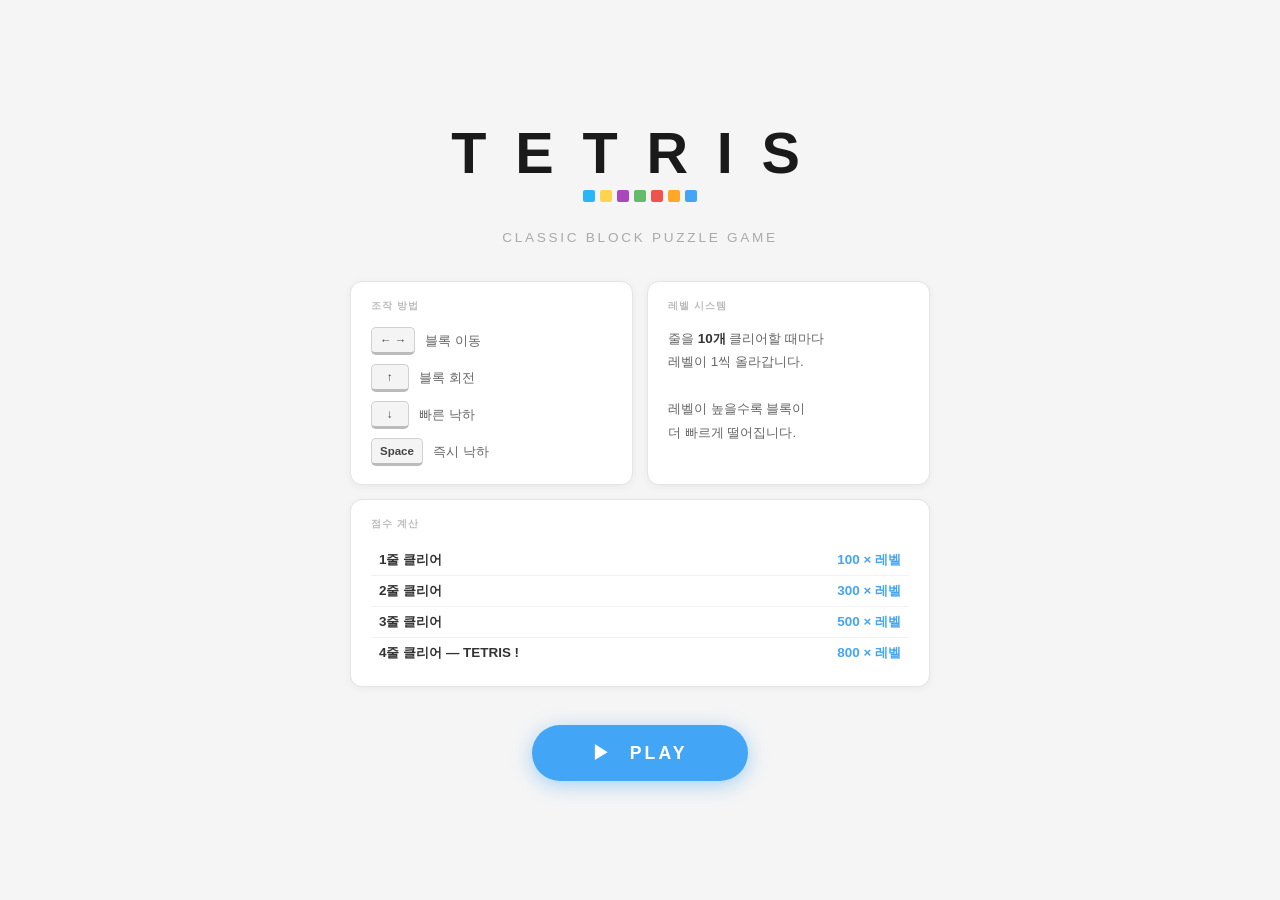
<file: tetris/index.html>
<!DOCTYPE html>
<html lang="ko">
<head>
  <meta charset="UTF-8">
  <meta name="viewport" content="width=device-width, initial-scale=1.0">
  <title>TETRIS</title>
  <style>
    * { margin: 0; padding: 0; box-sizing: border-box; }

    body {
      background: #f5f5f5;
      font-family: 'Segoe UI', Arial, sans-serif;
      color: #333;
      min-height: 100vh;
    }

    /* ── LANDING ──────────────────────────────────────── */
    #landing {
      display: flex;
      flex-direction: column;
      align-items: center;
      justify-content: center;
      min-height: 100vh;
      padding: 40px 20px;
    }

    .l-title {
      font-size: 3.6rem;
      font-weight: 900;
      letter-spacing: 0.5em;
      color: #1a1a1a;
      margin-bottom: 4px;
    }

    .l-blocks {
      display: flex;
      gap: 5px;
      margin-bottom: 28px;
    }

    .l-blocks span {
      display: inline-block;
      width: 12px;
      height: 12px;
      border-radius: 2px;
    }

    .l-subtitle {
      font-size: 0.85rem;
      color: #aaa;
      letter-spacing: 0.2em;
      margin-bottom: 36px;
    }

    .info-grid {
      display: grid;
      grid-template-columns: 1fr 1fr;
      gap: 14px;
      max-width: 580px;
      width: 100%;
      margin-bottom: 38px;
    }

    .info-card {
      background: #fff;
      border: 1px solid #e4e4e4;
      border-radius: 12px;
      padding: 18px 20px;
      box-shadow: 0 2px 8px rgba(0,0,0,0.05);
    }

    .info-card.wide { grid-column: 1 / -1; }

    .info-card h3 {
      font-size: 0.6rem;
      font-weight: 700;
      letter-spacing: 0.12em;
      color: #bbb;
      text-transform: uppercase;
      margin-bottom: 14px;
    }

    .ctrl-row {
      display: flex;
      align-items: center;
      gap: 10px;
      margin-bottom: 9px;
    }
    .ctrl-row:last-child { margin-bottom: 0; }

    .key {
      display: inline-flex;
      align-items: center;
      justify-content: center;
      min-width: 38px;
      height: 28px;
      padding: 0 8px;
      background: #f4f4f4;
      border: 1px solid #d0d0d0;
      border-bottom: 3px solid #bbb;
      border-radius: 5px;
      font-size: 0.72rem;
      font-weight: 700;
      color: #444;
      white-space: nowrap;
    }

    .key-desc { font-size: 0.82rem; color: #666; }

    .score-table {
      width: 100%;
      border-collapse: collapse;
      font-size: 0.84rem;
    }
    .score-table td {
      padding: 6px 8px;
      border-bottom: 1px solid #f2f2f2;
      color: #666;
    }
    .score-table tr:last-child td { border-bottom: none; }
    .score-table td:first-child { font-weight: 600; color: #333; }
    .score-table td:last-child {
      text-align: right;
      color: #42a5f5;
      font-weight: 700;
    }

    .lv-desc {
      font-size: 0.84rem;
      color: #666;
      line-height: 1.75;
    }
    .lv-desc strong { color: #333; }

    #play-btn {
      padding: 16px 60px;
      background: #42a5f5;
      color: #fff;
      border: none;
      border-radius: 50px;
      font-size: 1.1rem;
      font-weight: 800;
      letter-spacing: 0.18em;
      cursor: pointer;
      box-shadow: 0 4px 20px rgba(66,165,245,0.45);
      transition: transform 0.12s, background 0.15s, box-shadow 0.15s;
    }
    #play-btn:hover {
      background: #1e88e5;
      box-shadow: 0 6px 26px rgba(66,165,245,0.5);
      transform: translateY(-2px);
    }
    #play-btn:active { transform: translateY(0); background: #1565c0; }

    /* ── GAME ─────────────────────────────────────────── */
    #game {
      display: none;
      flex-direction: column;
      align-items: center;
      justify-content: center;
      min-height: 100vh;
      padding: 20px;
    }

    #game h1 {
      font-size: 2.2rem;
      font-weight: 800;
      letter-spacing: 0.4em;
      color: #1a1a1a;
      margin-bottom: 18px;
    }

    #game-container {
      display: flex;
      gap: 14px;
      align-items: flex-start;
    }

    #board {
      background: #fff;
      border: 1px solid #ddd;
      box-shadow: 0 4px 16px rgba(0,0,0,0.1);
      display: block;
    }

    #side-panel {
      width: 140px;
      display: flex;
      flex-direction: column;
      gap: 10px;
    }

    .panel-box {
      background: #fff;
      border: 1px solid #ddd;
      border-radius: 8px;
      padding: 10px 12px;
      box-shadow: 0 2px 6px rgba(0,0,0,0.05);
    }

    .panel-label {
      font-size: 0.6rem;
      font-weight: 700;
      letter-spacing: 0.12em;
      color: #aaa;
      text-transform: uppercase;
      margin-bottom: 4px;
    }

    .panel-value {
      font-size: 1.5rem;
      font-weight: 700;
      color: #1a1a1a;
    }

    #next-canvas { display: block; margin: 4px auto 0; }

    .btn-row { display: flex; gap: 8px; }

    #start-btn {
      flex: 1;
      padding: 11px 6px;
      background: #42a5f5;
      color: #fff;
      border: none;
      border-radius: 8px;
      font-size: 0.82rem;
      font-weight: 700;
      cursor: pointer;
      transition: background 0.15s;
      box-shadow: 0 2px 6px rgba(66,165,245,0.4);
    }
    #start-btn:hover { background: #1e88e5; }

    #mute-btn {
      padding: 11px 10px;
      background: #f5f5f5;
      border: 1px solid #ddd;
      border-radius: 8px;
      font-size: 1rem;
      cursor: pointer;
      line-height: 1;
      transition: background 0.15s;
    }
    #mute-btn:hover { background: #ebebeb; }

    #controls-hint {
      margin-top: 14px;
      font-size: 0.72rem;
      color: #bbb;
      text-align: center;
      line-height: 1.85;
    }
  </style>
</head>
<body>

<!-- ════════════════════ LANDING ════════════════════════ -->
<div id="landing">
  <div class="l-title">TETRIS</div>
  <div class="l-blocks">
    <span style="background:#29b6f6"></span>
    <span style="background:#ffd54f"></span>
    <span style="background:#ab47bc"></span>
    <span style="background:#66bb6a"></span>
    <span style="background:#ef5350"></span>
    <span style="background:#ffa726"></span>
    <span style="background:#42a5f5"></span>
  </div>
  <div class="l-subtitle">CLASSIC BLOCK PUZZLE GAME</div>

  <div class="info-grid">
    <div class="info-card">
      <h3>조작 방법</h3>
      <div class="ctrl-row">
        <span class="key">← →</span>
        <span class="key-desc">블록 이동</span>
      </div>
      <div class="ctrl-row">
        <span class="key">↑</span>
        <span class="key-desc">블록 회전</span>
      </div>
      <div class="ctrl-row">
        <span class="key">↓</span>
        <span class="key-desc">빠른 낙하</span>
      </div>
      <div class="ctrl-row">
        <span class="key">Space</span>
        <span class="key-desc">즉시 낙하</span>
      </div>
    </div>

    <div class="info-card">
      <h3>레벨 시스템</h3>
      <div class="lv-desc">
        줄을 <strong>10개</strong> 클리어할 때마다<br>
        레벨이 1씩 올라갑니다.<br><br>
        레벨이 높을수록 블록이<br>
        더 빠르게 떨어집니다.
      </div>
    </div>

    <div class="info-card wide">
      <h3>점수 계산</h3>
      <table class="score-table">
        <tr><td>1줄 클리어</td><td>100 × 레벨</td></tr>
        <tr><td>2줄 클리어</td><td>300 × 레벨</td></tr>
        <tr><td>3줄 클리어</td><td>500 × 레벨</td></tr>
        <tr><td>4줄 클리어 — TETRIS !</td><td>800 × 레벨</td></tr>
      </table>
    </div>
  </div>

  <button id="play-btn">▶&nbsp;&nbsp;PLAY</button>
</div>

<!-- ════════════════════ GAME ════════════════════════════ -->
<div id="game">
  <h1>TETRIS</h1>
  <div id="game-container">
    <canvas id="board" width="300" height="600"></canvas>
    <div id="side-panel">
      <div class="panel-box">
        <div class="panel-label">Next</div>
        <canvas id="next-canvas" width="116" height="86"></canvas>
      </div>
      <div class="panel-box">
        <div class="panel-label">Score</div>
        <div class="panel-value" id="score">0</div>
      </div>
      <div class="panel-box">
        <div class="panel-label">Level</div>
        <div class="panel-value" id="level">1</div>
      </div>
      <div class="panel-box">
        <div class="panel-label">Lines</div>
        <div class="panel-value" id="lines">0</div>
      </div>
      <div class="btn-row">
        <button id="start-btn">시작</button>
        <button id="mute-btn" title="음소거">🔊</button>
      </div>
    </div>
  </div>
  <div id="controls-hint">
    ← → 이동 &nbsp;·&nbsp; ↑ 회전<br>
    ↓ 빠른 낙하 &nbsp;·&nbsp; Space 즉시 낙하
  </div>
</div>

<script>
  // ════ BGM — Korobeiniki (Tetris Theme A) ════════════════

  const BPM  = 150;
  const BEAT = 60 / BPM; // seconds per quarter note

  const FREQ = {
    R: 0,
    E4:329.63, F4:349.23, G4:392.00, A4:440.00, B4:493.88,
    C5:523.25, D5:587.33, E5:659.25, F5:698.46, G5:783.99,
    A5:880.00, B5:987.77, C6:1046.50,
  };

  // [note, beats]  1 beat = quarter note
  const MELODY = [
    // ── Section A, phrase 1 ──
    ['E5',1],  ['B4',0.5],['C5',0.5],['D5',1],  ['C5',0.5],['B4',0.5],  // bar 1
    ['A4',1],  ['A4',0.5],['C5',0.5],['E5',1],  ['D5',0.5],['C5',0.5],  // bar 2
    ['B4',1.5],['C5',0.5],['D5',1],  ['E5',1],                           // bar 3
    ['C5',1],  ['A4',1],  ['A4',2],                                       // bar 4
    // ── Section A, phrase 2 ──
    ['R',0.5], ['D5',0.5],['F5',1],  ['A5',1],  ['G5',0.5],['F5',0.5],  // bar 5
    ['E5',1.5],['C5',0.5],['E5',1],  ['D5',0.5],['C5',0.5],             // bar 6
    ['B4',1],  ['B4',0.5],['C5',0.5],['D5',1],  ['E5',1],               // bar 7
    ['C5',1],  ['A4',1],  ['A4',2],                                       // bar 8
    // ── Section B ──
    ['E4',2],  ['C5',2],                                                  // bar 9
    ['D5',2],  ['B4',2],                                                  // bar 10
    ['C5',2],  ['A4',2],                                                  // bar 11
    ['A4',2],  ['R',2],                                                   // bar 12
    ['E4',2],  ['C5',2],                                                  // bar 13
    ['D5',2],  ['B4',2],                                                  // bar 14
    ['C5',1],  ['E5',1],  ['A5',2],                                       // bar 15
    ['R',1],   ['A5',0.5],['B5',0.5],['C6',1],  ['R',1],                // bar 16
    // ── Section A, final (mirrors phrase 2) ──
    ['R',0.5], ['D5',0.5],['F5',1],  ['A5',1],  ['G5',0.5],['F5',0.5],  // bar 17
    ['E5',1.5],['C5',0.5],['E5',1],  ['D5',0.5],['C5',0.5],             // bar 18
    ['B4',1],  ['B4',0.5],['C5',0.5],['D5',1],  ['E5',1],               // bar 19
    ['C5',1],  ['A4',1],  ['A4',2],                                       // bar 20
  ];

  let audioCtx   = null;
  let gainNode   = null;
  let muted      = false;
  let bgmTimer   = null;

  function initAudio() {
    if (audioCtx) return;
    audioCtx = new (window.AudioContext || window.webkitAudioContext)();
    gainNode = audioCtx.createGain();
    gainNode.gain.value = 0.08;
    gainNode.connect(audioCtx.destination);
  }

  function scheduleBGM() {
    if (!audioCtx) return;
    const t0 = audioCtx.currentTime + 0.05;
    let t = t0;

    for (const [note, beats] of MELODY) {
      const dur = beats * BEAT;
      if (note !== 'R' && FREQ[note]) {
        const osc = audioCtx.createOscillator();
        osc.type = 'square';
        osc.frequency.value = FREQ[note];
        osc.connect(gainNode);
        osc.start(t);
        osc.stop(t + dur * 0.85); // slight gap between notes for articulation
      }
      t += dur;
    }

    const loopMs = (t - t0) * 1000;
    bgmTimer = setTimeout(scheduleBGM, loopMs - 120); // reschedule 120ms early
  }

  function startBGM() {
    stopBGM();
    if (gainNode && !muted) gainNode.gain.setValueAtTime(0.08, audioCtx.currentTime);
    scheduleBGM();
  }

  function stopBGM() {
    clearTimeout(bgmTimer);
    bgmTimer = null;
    if (gainNode) gainNode.gain.setValueAtTime(0, audioCtx.currentTime);
  }

  function toggleMute() {
    muted = !muted;
    if (gainNode) gainNode.gain.setValueAtTime(muted ? 0 : 0.08, audioCtx.currentTime);
    document.getElementById('mute-btn').textContent = muted ? '🔇' : '🔊';
  }

  // ════ GAME CONSTANTS ════════════════════════════════════

  const COLS = 10, ROWS = 20, BS = 30;

  const COLORS = {
    I:'#29b6f6', O:'#ffd54f', T:'#ab47bc',
    S:'#66bb6a', Z:'#ef5350', L:'#ffa726', J:'#42a5f5',
  };

  const SHAPES = {
    I:[[0,0,0,0],[1,1,1,1],[0,0,0,0],[0,0,0,0]],
    O:[[1,1],[1,1]],
    T:[[0,1,0],[1,1,1],[0,0,0]],
    S:[[0,1,1],[1,1,0],[0,0,0]],
    Z:[[1,1,0],[0,1,1],[0,0,0]],
    L:[[0,0,1],[1,1,1],[0,0,0]],
    J:[[1,0,0],[1,1,1],[0,0,0]],
  };

  const PIECE_KEYS   = Object.keys(SHAPES);
  const SCORE_TABLE  = [0, 100, 300, 500, 800];

  const boardCanvas  = document.getElementById('board');
  const ctx          = boardCanvas.getContext('2d');
  const nextCanvas   = document.getElementById('next-canvas');
  const nCtx         = nextCanvas.getContext('2d');

  let board, current, next;
  let score, level, lines;
  let loopId, running;

  // ════ HELPERS ════════════════════════════════════════════

  function mkBoard() {
    return Array.from({ length: ROWS }, () => Array(COLS).fill(null));
  }

  function mkPiece() {
    const k = PIECE_KEYS[Math.floor(Math.random() * PIECE_KEYS.length)];
    const shape = SHAPES[k].map(r => [...r]);
    return { shape, color: COLORS[k], x: Math.floor((COLS - shape[0].length) / 2), y: 0 };
  }

  function rotate90(shape) {
    const R = shape.length, C = shape[0].length;
    const out = Array.from({ length: C }, () => Array(R).fill(0));
    for (let r = 0; r < R; r++)
      for (let c = 0; c < C; c++)
        out[c][R - 1 - r] = shape[r][c];
    return out;
  }

  function valid(shape, ox, oy) {
    for (let r = 0; r < shape.length; r++)
      for (let c = 0; c < shape[r].length; c++) {
        if (!shape[r][c]) continue;
        const nx = ox + c, ny = oy + r;
        if (nx < 0 || nx >= COLS || ny >= ROWS) return false;
        if (ny >= 0 && board[ny][nx]) return false;
      }
    return true;
  }

  // ════ GAME LOGIC ═════════════════════════════════════════

  function place() {
    for (let r = 0; r < current.shape.length; r++)
      for (let c = 0; c < current.shape[r].length; c++) {
        if (!current.shape[r][c]) continue;
        const ny = current.y + r;
        if (ny < 0) { endGame(); return; }
        board[ny][current.x + c] = current.color;
      }
    sweep();
    current = next;
    next    = mkPiece();
    if (!valid(current.shape, current.x, current.y)) endGame();
  }

  function sweep() {
    const cleared = board.filter(row => row.every(c => c !== null)).length;
    if (!cleared) return;

    board = board.filter(row => row.some(c => c === null));
    while (board.length < ROWS) board.unshift(Array(COLS).fill(null));

    score += SCORE_TABLE[Math.min(cleared, 4)] * level;
    lines += cleared;
    level  = Math.floor(lines / 10) + 1;

    document.getElementById('score').textContent = score;
    document.getElementById('level').textContent = level;
    document.getElementById('lines').textContent = lines;

    clearInterval(loopId);
    loopId = setInterval(tick, speed());
  }

  function speed() { return Math.max(80, 800 - (level - 1) * 70); }

  function tick() {
    if (!running) return;
    if (valid(current.shape, current.x, current.y + 1)) current.y++;
    else place();
    render();
  }

  function hardDrop() {
    while (valid(current.shape, current.x, current.y + 1)) current.y++;
    place();
    render();
  }

  function startGame() {
    board  = mkBoard();
    score  = 0; level = 1; lines = 0; running = true;
    document.getElementById('score').textContent = '0';
    document.getElementById('level').textContent = '1';
    document.getElementById('lines').textContent = '0';
    document.getElementById('start-btn').textContent = '재시작';
    clearInterval(loopId);
    next    = mkPiece();
    current = mkPiece();
    loopId  = setInterval(tick, speed());
    startBGM();
    render();
  }

  function endGame() {
    running = false;
    clearInterval(loopId);
    stopBGM();
    renderGameOver();
  }

  // ════ RENDERING ══════════════════════════════════════════

  function drawCell(cx, x, y, color, size) {
    cx.fillStyle = color;
    cx.fillRect(x * size + 1, y * size + 1, size - 2, size - 2);
    cx.fillStyle = 'rgba(255,255,255,0.28)';
    cx.fillRect(x * size + 2, y * size + 2, size - 4, 5);
    cx.fillStyle = 'rgba(0,0,0,0.08)';
    cx.fillRect(x * size + 1, y * size + size - 4, size - 2, 3);
  }

  function renderBoard() {
    ctx.clearRect(0, 0, boardCanvas.width, boardCanvas.height);
    ctx.strokeStyle = '#f0f0f0';
    ctx.lineWidth = 0.5;
    for (let r = 0; r <= ROWS; r++) {
      ctx.beginPath(); ctx.moveTo(0, r * BS); ctx.lineTo(COLS * BS, r * BS); ctx.stroke();
    }
    for (let c = 0; c <= COLS; c++) {
      ctx.beginPath(); ctx.moveTo(c * BS, 0); ctx.lineTo(c * BS, ROWS * BS); ctx.stroke();
    }
    for (let r = 0; r < ROWS; r++)
      for (let c = 0; c < COLS; c++)
        if (board[r][c]) drawCell(ctx, c, r, board[r][c], BS);
  }

  function renderGhost() {
    let gy = current.y;
    while (valid(current.shape, current.x, gy + 1)) gy++;
    if (gy === current.y) return;
    for (let r = 0; r < current.shape.length; r++)
      for (let c = 0; c < current.shape[r].length; c++) {
        if (!current.shape[r][c]) continue;
        ctx.fillStyle = 'rgba(0,0,0,0.07)';
        ctx.fillRect((current.x + c) * BS + 1, (gy + r) * BS + 1, BS - 2, BS - 2);
        ctx.strokeStyle = 'rgba(0,0,0,0.15)';
        ctx.lineWidth = 1;
        ctx.strokeRect((current.x + c) * BS + 1, (gy + r) * BS + 1, BS - 2, BS - 2);
      }
  }

  function renderCurrent() {
    for (let r = 0; r < current.shape.length; r++)
      for (let c = 0; c < current.shape[r].length; c++)
        if (current.shape[r][c])
          drawCell(ctx, current.x + c, current.y + r, current.color, BS);
  }

  function renderNext() {
    nCtx.clearRect(0, 0, nextCanvas.width, nextCanvas.height);
    const s = next.shape, cs = 22;
    const ox = Math.floor((nextCanvas.width  / cs - s[0].length) / 2);
    const oy = Math.floor((nextCanvas.height / cs - s.length)    / 2);
    for (let r = 0; r < s.length; r++)
      for (let c = 0; c < s[r].length; c++)
        if (s[r][c]) drawCell(nCtx, ox + c, oy + r, next.color, cs);
  }

  function renderGameOver() {
    ctx.fillStyle = 'rgba(0,0,0,0.6)';
    ctx.fillRect(0, 0, boardCanvas.width, boardCanvas.height);
    ctx.textAlign = 'center';
    ctx.fillStyle = '#fff';
    ctx.font = 'bold 26px Segoe UI, sans-serif';
    ctx.fillText('GAME OVER', boardCanvas.width / 2, boardCanvas.height / 2 - 18);
    ctx.font = '15px Segoe UI, sans-serif';
    ctx.fillStyle = '#ddd';
    ctx.fillText('Score: ' + score, boardCanvas.width / 2, boardCanvas.height / 2 + 14);
    ctx.fillText('시작 버튼으로 재도전!', boardCanvas.width / 2, boardCanvas.height / 2 + 38);
  }

  function render() {
    renderBoard();
    if (running) { renderGhost(); renderCurrent(); }
    renderNext();
  }

  // ════ INPUT ══════════════════════════════════════════════

  document.addEventListener('keydown', e => {
    if (!running) return;
    switch (e.key) {
      case 'ArrowLeft':
        e.preventDefault();
        if (valid(current.shape, current.x - 1, current.y)) { current.x--; render(); }
        break;
      case 'ArrowRight':
        e.preventDefault();
        if (valid(current.shape, current.x + 1, current.y)) { current.x++; render(); }
        break;
      case 'ArrowUp': {
        e.preventDefault();
        const rot = rotate90(current.shape);
        if (valid(rot, current.x, current.y)) { current.shape = rot; render(); }
        break;
      }
      case 'ArrowDown':
        e.preventDefault();
        if (valid(current.shape, current.x, current.y + 1)) { current.y++; render(); }
        break;
      case ' ':
        e.preventDefault();
        hardDrop();
        break;
    }
  });

  // ════ PAGE TRANSITION ════════════════════════════════════

  document.getElementById('play-btn').addEventListener('click', () => {
    initAudio();
    document.getElementById('landing').style.display = 'none';
    document.getElementById('game').style.display    = 'flex';
    board   = mkBoard();
    next    = mkPiece();
    current = mkPiece();
    render();
  });

  document.getElementById('start-btn').addEventListener('click', startGame);
  document.getElementById('mute-btn').addEventListener('click', toggleMute);

  // Pre-init game state (prevents null errors if render is called early)
  board   = mkBoard();
  next    = mkPiece();
  current = mkPiece();
</script>
</body>
</html>
</file>
